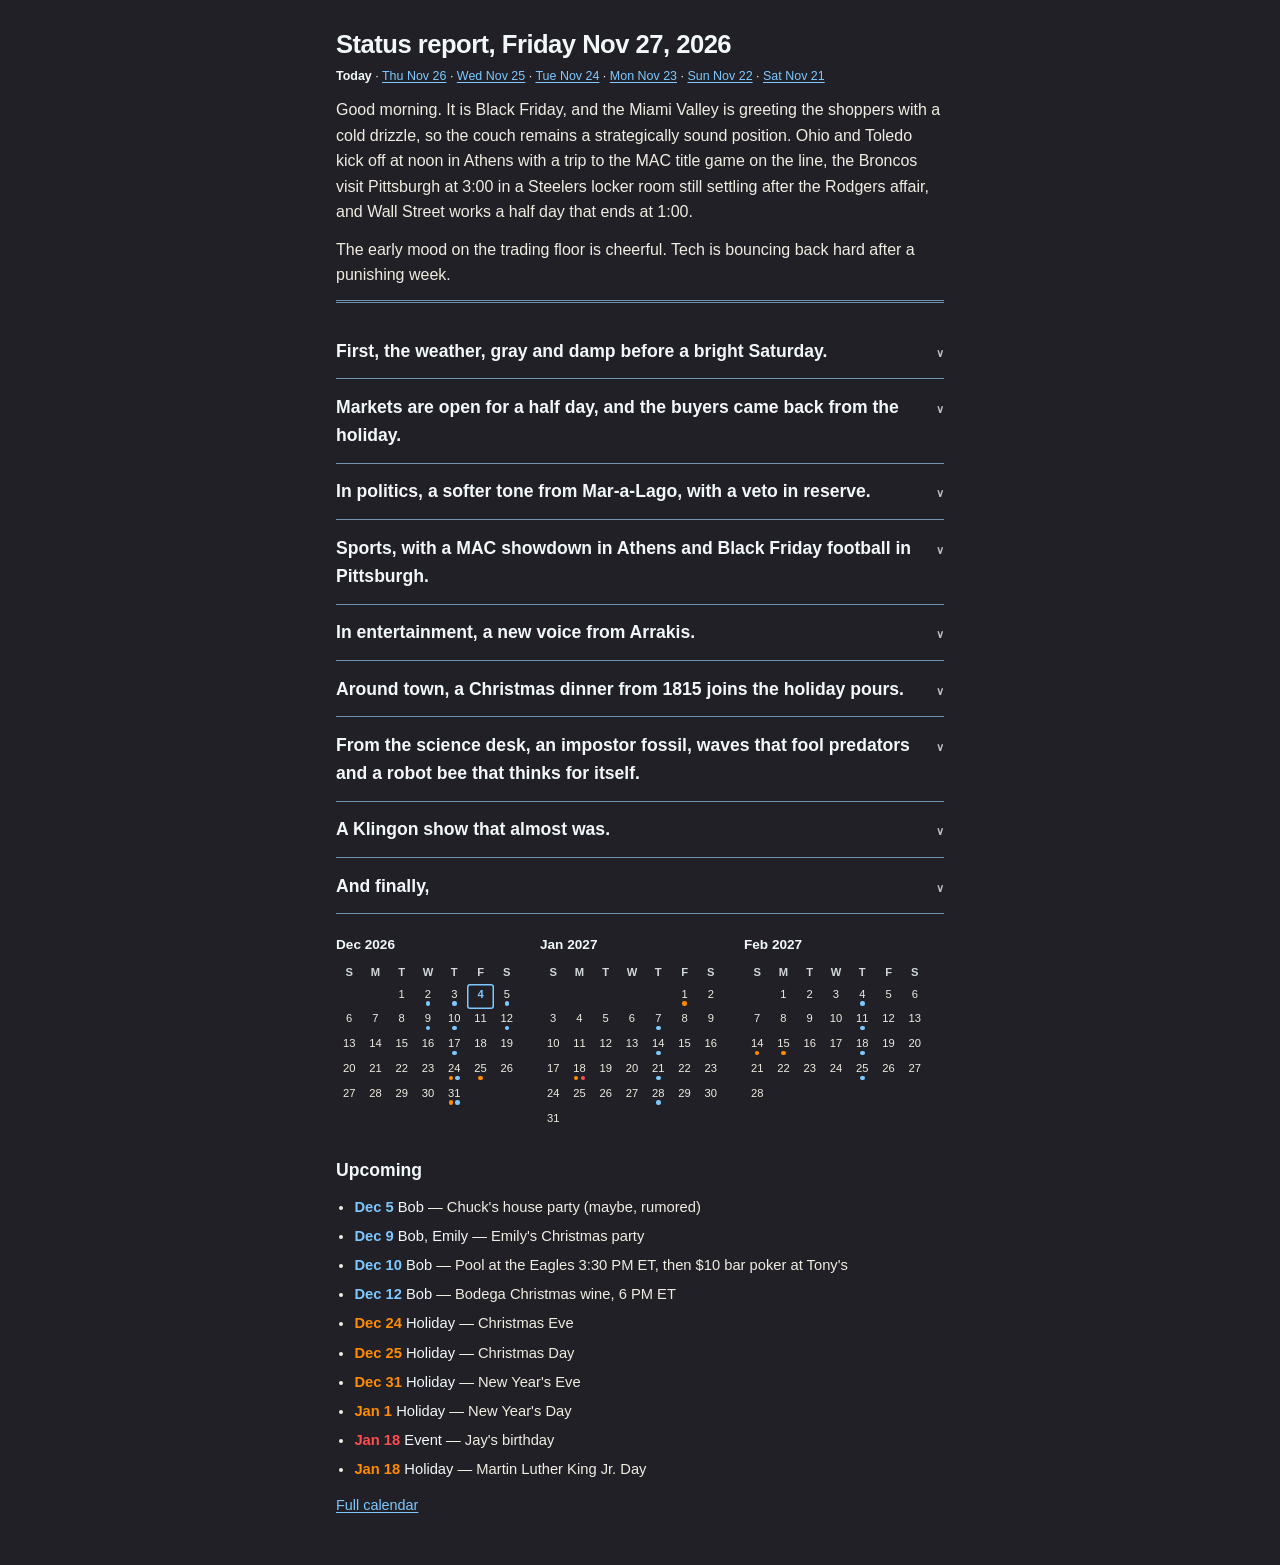
<file: index.html>
<!DOCTYPE html>
<html lang="en">
<head>
<meta charset="utf-8">
<meta name="viewport" content="width=device-width, initial-scale=1">
<title>Status report</title>
<link rel="stylesheet" href="style.css">
</head>
<body>
<div id="status-root"><p class="cal-loading">Loading status…</p></div>
<footer id="cal-footer" class="cal-footer"><p class="cal-loading">Loading calendar…</p></footer>
<script src="calendar.js"></script>
<script src="status.js"></script>
</body>
</html>
</file>
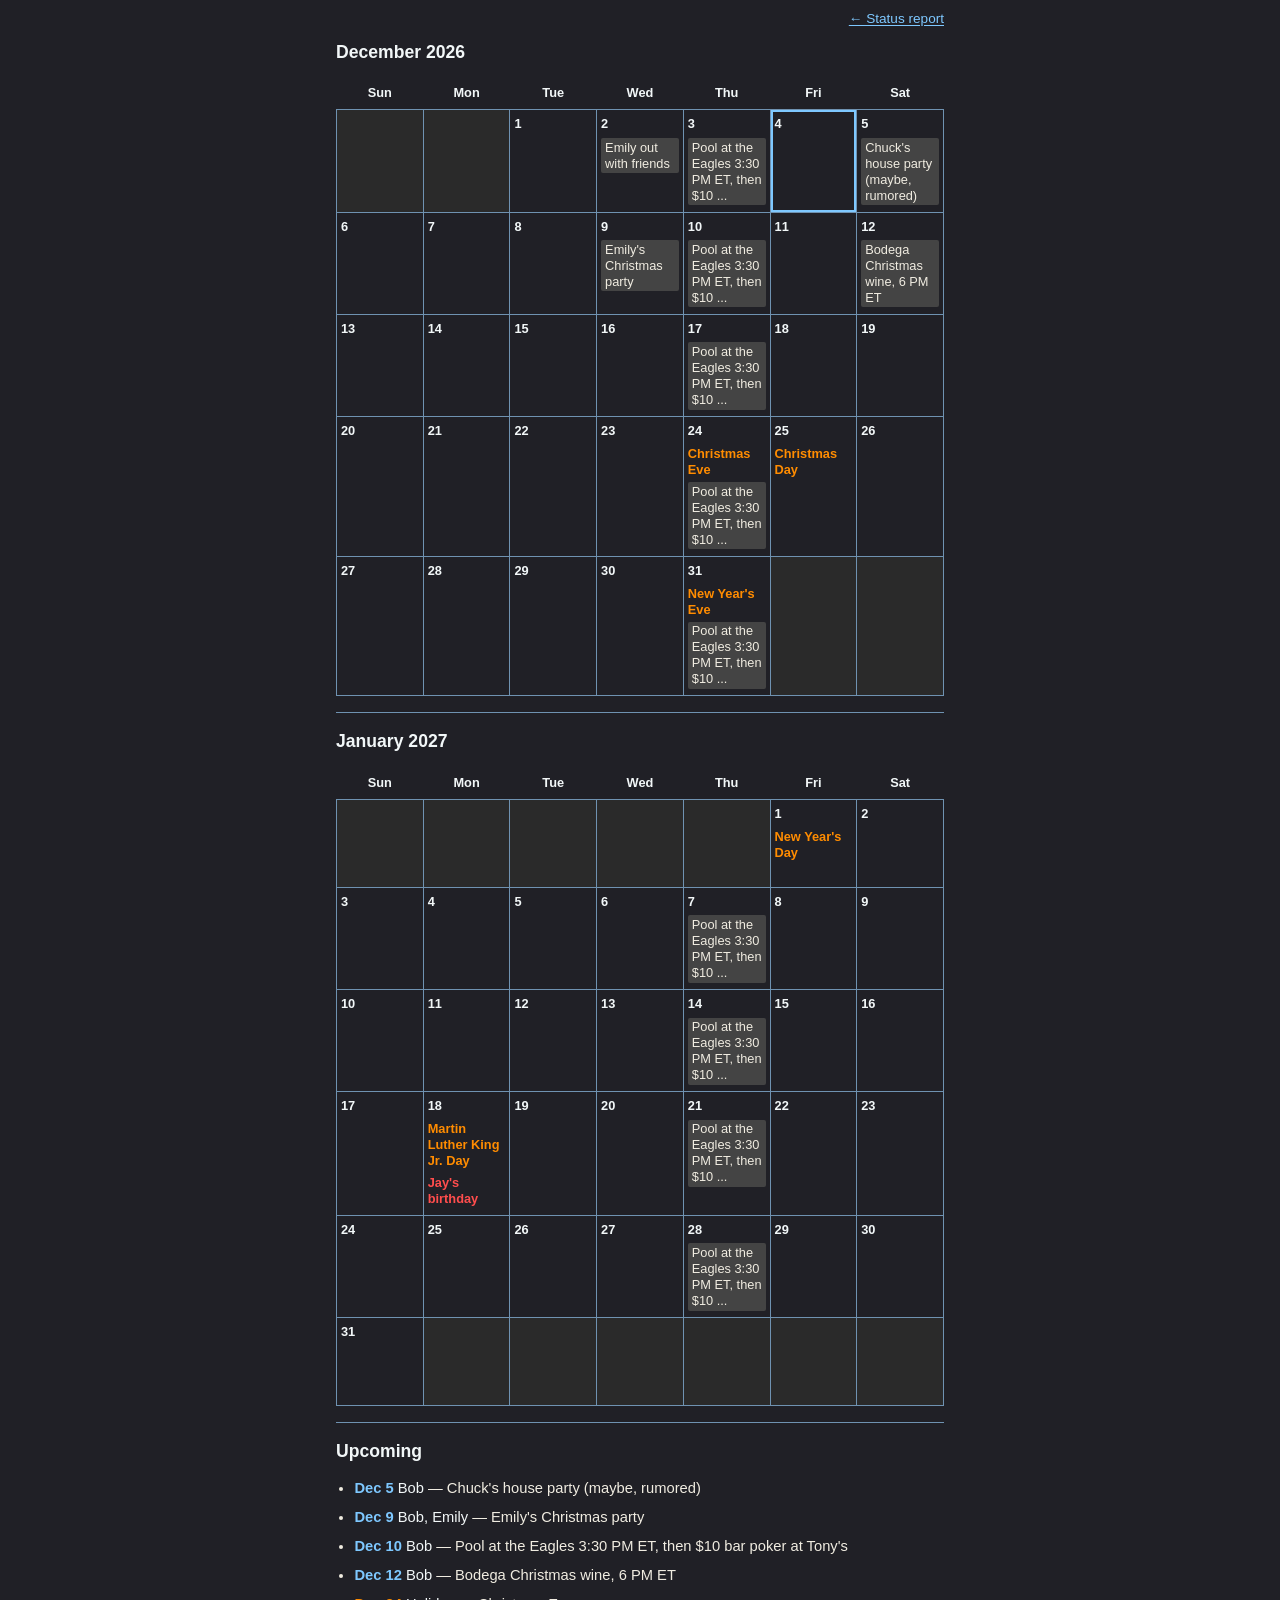
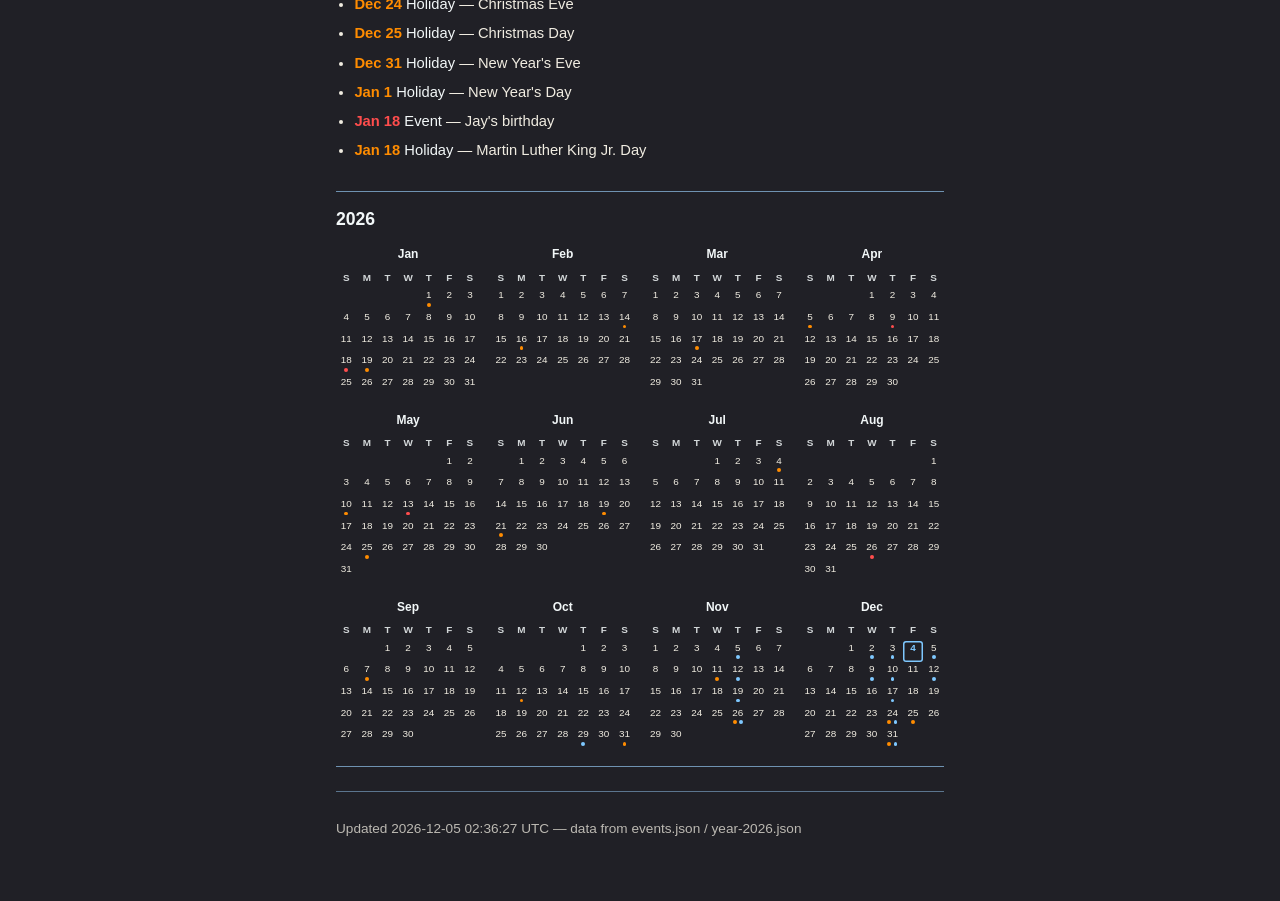
<file: calendar.html>
<!DOCTYPE html>
<html lang="en">
<head>
<meta charset="utf-8">
<meta name="viewport" content="width=device-width, initial-scale=1">
<title>Calendar</title>
<link rel="stylesheet" href="style.css">
</head>
<body>
<a class="back-float" href="index.html">&larr; Status report</a>
<div id="cal-root"><p class="cal-loading">Loading calendar…</p></div>
<script src="calendar.js"></script>
</body>
</html>
</file>
<file: style.css>
:root {
  --ink: #f0ece1;
  --paper: #202026;
  --rule: #6f92b1;
  --head: #f2f7f8;
  --link: #7ec8ff;
  --link-hover: #a8dcff;
  --holiday: #ff8c00;
  --event: #ff4d4d;
  --plan: #7ec8ff; /* same as link blue for plan markers */
  --my-event: #ff4d4d; /* legacy alias */
  --going: #3ddc6a;
}
* { box-sizing: border-box; }
body {
  color: var(--ink);
  background: var(--paper);
  font-family: -apple-system, BlinkMacSystemFont, "Segoe UI", Roboto, Helvetica, Arial, sans-serif;
  max-width: 40rem;
  margin: 0 auto;
  padding: 1.5rem 1rem 3rem;
  line-height: 1.6;
}
.masthead {
  border-bottom: 3px double var(--rule);
  padding-bottom: 0.75rem;
  margin-bottom: 1.25rem;
}
.masthead h1 {
  font-size: 1.6rem;
  font-weight: 700;
  letter-spacing: -0.02em;
  margin: 0 0 0.5rem;
  color: var(--head);
}
.past-days {
  text-align: left;
  font-size: 0.78rem;
  margin: -0.35rem 0 0.6rem;
  color: var(--ink);
}
.past-days .past-here { color: var(--head); font-weight: 700; }
.lede {
  margin: 0 0 0.75rem;
}
.lede:last-child { margin-bottom: 0; }
section.edition {
  border-bottom: 1px solid var(--rule);
}
section.edition:last-of-type {
  border-bottom: 1px solid var(--rule);
}
details { margin: 0; }
summary {
  list-style: none;
  cursor: pointer;
  display: flex;
  align-items: baseline;
  justify-content: space-between;
  gap: 1rem;
  padding: 0.85rem 0;
  font-size: 1.1rem;
  font-weight: 600;
  color: var(--head);
  user-select: none;
}
summary::-webkit-details-marker { display: none; }
summary::marker { content: ""; }
.chev {
  flex: none;
  font-size: 0.7rem;
  line-height: 1;
  opacity: 0.75;
}
details:not([open]) .chev::before { content: "∨"; }
details[open] .chev::before { content: "∧"; }
.section-body { padding: 0 0 1rem; }
.section-body p {
  margin: 0 0 1rem;
}
.section-body p:last-child { margin-bottom: 0; }
.section-body p.links {
  font-size: 0.9rem;
  margin-top: 0.25rem;
}
strong { color: var(--head); }
a { color: var(--link); text-decoration: underline; text-underline-offset: 2px; }
a:hover { color: var(--link-hover); }

/* info boxes: right-justified at top of their section */
.info-boxes {
  float: right;
  display: flex;
  gap: 0.5rem;
  flex-direction: column;
  align-items: flex-end;
  margin: 0 0 0.5rem 1rem;
  clear: right;
}
.ib-row {
  display: flex;
  gap: 0.5rem;
  justify-content: flex-end;
}
.section-body::after {
  content: "";
  display: table;
  clear: both;
}
.info-box {
  background: rgba(255, 255, 255, 0.04);
  border: 1px solid var(--rule);
  border-radius: 4px;
  padding: 0.4rem 0.55rem;
  min-width: 5.2rem;
  text-align: center;
  font-size: 0.78rem;
  line-height: 1.3;
}
.info-box .ib-title {
  font-weight: 700;
  color: var(--head);
  font-size: 0.7rem;
  letter-spacing: 0.03em;
  margin-bottom: 0.15rem;
  text-transform: uppercase;
}
.info-box .ib-line {
  color: var(--ink);
}
.info-box.ib-left { text-align: left; }
.info-box.ib-center { text-align: center; }
.info-box.ib-right { text-align: right; }
.info-box .ib-game { display: flex; white-space: nowrap; }
.info-box .ib-rank {
  flex: 0 0 1.3em;
  text-align: right;
  margin-right: 0.4em;
  color: var(--head);
  font-variant-numeric: tabular-nums;
}
.info-box .ib-rec { padding-left: 0.6em; }

/* calendar page */
.cal-h {
  font-size: 1.1rem;
  font-weight: 600;
  color: var(--head);
  margin: 0.85rem 0 0.75rem;
}
.cal-block { padding-bottom: 1rem; }
table.cal {
  width: 100%;
  border-collapse: collapse;
  font-size: 0.95rem;
}
table.cal th, table.cal td {
  text-align: left;
  vertical-align: top;
  padding: 0.45rem 0.5rem 0.45rem 0;
  border-bottom: 1px solid var(--rule);
}
table.cal th { color: var(--head); font-weight: 600; }
table.cal td.date { white-space: nowrap; width: 7.5rem; color: var(--head); }
table.cal td.who { width: 5.5rem; }
.cal-rec { margin: 0 0 0.5rem; padding-left: 1.2rem; }
.cal-rec li { margin: 0 0 0.4rem; }
.cal-foot {
  margin-top: 1.5rem;
  font-size: 0.85rem;
  opacity: 0.75;
  border-top: 1px solid var(--rule);
  padding-top: 0.75rem;
}
.site-nav {
  margin-top: 1.5rem;
  padding-top: 1rem;
  border-top: 3px double var(--rule);
  font-size: 0.95rem;
}

/* month grid Sun–Sat */
table.cal-grid {
  width: 100%;
  border-collapse: collapse;
  table-layout: fixed;
  font-size: 0.8rem;
}
table.cal-grid th {
  text-align: center;
  color: var(--head);
  font-weight: 600;
  padding: 0.35rem 0.15rem;
  border-bottom: 1px solid var(--rule);
}
table.cal-grid td {
  vertical-align: top;
  height: 5.5rem;
  padding: 0.25rem;
  border: 1px solid var(--rule);
}
table.cal-grid td.empty { background: #2a2a2a; }
table.cal-grid td.today { box-shadow: inset 0 0 0 2px var(--link); }
table.cal-grid .num {
  font-weight: 600;
  color: var(--head);
  margin-bottom: 0.2rem;
}
table.cal-grid .entry {
  display: block;
  background: #444;
  color: var(--ink);
  border-radius: 2px;
  padding: 0.1rem 0.25rem;
  margin: 0 0 0.15rem;
  line-height: 1.25;
  overflow: hidden;
  text-overflow: ellipsis;
}
table.cal-grid .entry.holiday {
  background: transparent;
  color: var(--holiday);
  font-weight: 600;
  padding-left: 0;
}
table.cal-grid .entry.event {
  background: transparent;
  color: var(--event);
  font-weight: 600;
  padding-left: 0;
}
table.cal-grid .entry.plan {
  /* blue chip (default entry look) */
}



/* status footer: mini cal + todos (always open) */
.cal-footer {
  margin-top: 0.5rem;
  padding-top: 0.75rem;
}
.mini-row {
  display: flex;
  flex-wrap: nowrap;
  gap: 1.25rem;
  margin-bottom: 1rem;
  /* months stay on one line; when the screen is too narrow the row scrolls sideways */
  overflow-x: auto;
  overscroll-behavior-x: contain;
  scroll-snap-type: x proximity;
  padding-bottom: 0.4rem;
  scrollbar-width: thin;
  scrollbar-color: #6f92b1 transparent;
}
.mini-cal { flex: 0 0 auto; scroll-snap-align: start; }
.mini-title {
  font-size: 0.85rem;
  font-weight: 600;
  color: var(--head);
  margin-bottom: 0.35rem;
}
table.mini-grid {
  border-collapse: collapse;
  table-layout: fixed;
  width: 11.5rem;
  font-size: 0.7rem;
}
table.mini-grid th {
  text-align: center;
  color: var(--head);
  font-weight: 600;
  padding: 0.15rem 0;
  opacity: 0.85;
}
table.mini-grid td {
  text-align: center;
  width: 1.55rem;
  height: 1.55rem;
  padding: 0;
  vertical-align: middle;
}
table.mini-grid td.empty { opacity: 0.2; }
table.mini-grid td.today .n { color: var(--link); font-weight: 700; }
table.mini-grid td.today {
  box-shadow: inset 0 0 0 1.5px var(--link);
  border-radius: 3px;
}
table.mini-grid .n { display: block; line-height: 1.1; }
table.mini-grid .dots {
  display: flex;
  justify-content: center;
  align-items: center;
  gap: 0.15rem;
  min-height: 0.35rem;
  margin-top: 0.05rem;
}
table.mini-grid .dot {
  display: none;
  width: 0.28rem;
  height: 0.28rem;
  border-radius: 50%;
  background: var(--link);
  flex: none;
}
table.mini-grid .dot.holiday { background: var(--holiday); }
table.mini-grid .dot.event { background: var(--event); }
table.mini-grid .dot.plan { background: var(--plan); }
table.mini-grid td.has-holiday .dot.holiday { display: block; }
table.mini-grid td.has-event .dot.event { display: block; }
table.mini-grid td.has-plan .dot.plan { display: block; }
.todo-list {
  margin: 0 0 0.75rem;
  padding-left: 1.15rem;
  font-size: 0.92rem;
}
.todo-list li { margin: 0 0 0.35rem; }
.todo-list .td-date { font-variant-numeric: tabular-nums; font-weight: 600; }
.todo-list .td-date.holiday { color: var(--holiday); }
.todo-list .td-date.event { color: var(--event); }
.todo-list .td-date.plan { color: var(--plan); }
.todo-list .td-who { color: var(--head); }
/* Upcoming on calendar page uses .todo-list (same as status footer) */
.cal-more { margin: 0; font-size: 0.9rem; }
.site-nav { display: none; }

:is(table.mini-grid, table.cal-grid) td.has { cursor: default; outline: none; }
table.mini-grid td.has:focus {
  box-shadow: inset 0 0 0 1.5px var(--link);
  border-radius: 3px;
}
table.cal-grid td.has { cursor: pointer; }
table.cal-grid td.has:focus { box-shadow: inset 0 0 0 1px var(--link); }

/* day popups float on the page so a sideways-scrolling month row never clips them */
.tip {
  display: none;
  position: fixed;
  z-index: 20;
  min-width: 11rem;
  max-width: 16rem;
  padding: 0.55rem 0.65rem;
  background: #1a1a1a;
  border: 1px solid var(--link);
  border-radius: 4px;
  box-shadow: 0 6px 18px rgba(0, 0, 0, 0.45);
  text-align: left;
  white-space: normal;
  pointer-events: none;
}
.tip.is-open { display: block; }
.tip.tip-full {
  min-width: 12rem;
  max-width: min(18rem, 80vw);
}
.tip.tip-full .tip-entry { font-size: 0.78rem; }
.tip::after {
  content: "";
  position: absolute;
  left: 50%;
  margin-left: -5px;
  border: 5px solid transparent;
}
/* popup above the day: caret on the bottom, pointing down */
.tip.tip-above::after {
  top: 100%;
  border-top-color: var(--link);
}
/* popup below the day: caret on the top, pointing up */
.tip.tip-below::after {
  bottom: 100%;
  border-bottom-color: var(--link);
}
.tip-date {
  font-size: 0.65rem;
  color: var(--link);
  margin-bottom: 0.35rem;
  font-variant-numeric: tabular-nums;
}
.tip-entry {
  font-size: 0.72rem;
  line-height: 1.35;
  margin: 0 0 0.3rem;
  color: var(--ink);
}
.tip-entry:last-child { margin-bottom: 0; }
.tip-entry strong { color: var(--head); }
.tip-entry.tip-holiday strong { color: var(--holiday); }
.tip-entry.tip-event strong { color: var(--event); }
.tip-entry.tip-plan strong { color: var(--head); }
@media (max-width: 600px) {
  .tip { max-width: 80vw; }
  .tip.tip-full { min-width: 10rem; }
}

/* full-year strip on calendar page (4×3 / 3×4 mini grids) */
.year-block { padding-bottom: 1.1rem; }
.year-strip {
  display: grid;
  grid-template-columns: repeat(2, minmax(0, 1fr));
  gap: 0.9rem 0.65rem;
  margin-top: 0.25rem;
}
@media (min-width: 601px) {
  .year-strip {
    grid-template-columns: repeat(4, minmax(0, 1fr));
  }
}
.year-strip .mini-cal {
  flex: none;
  width: 100%;
  min-width: 0;
}
.year-strip .mini-title {
  font-size: 0.75rem;
  text-align: center;
  margin-bottom: 0.2rem;
}
.year-strip table.mini-grid {
  width: 100%;
  font-size: 0.62rem;
}
.year-strip table.mini-grid td {
  width: auto;
  height: 1.35rem;
}
.year-strip table.mini-grid .dot {
  width: 0.24rem;
  height: 0.24rem;
}

/* mobile (<=600px); desktop unchanged */
@media (max-width: 600px) {
  .cal-block { font-size: 0.9rem; }
  table.cal-grid { font-size: 0.66rem; }
  table.cal-grid th { padding: 0.25rem 0; }
  table.cal-grid td { height: 3.6rem; padding: 0.12rem; }
  table.cal-grid .num { margin-bottom: 0.1rem; }
  table.cal-grid .entry {
    white-space: nowrap;
    overflow: hidden;
    text-overflow: ellipsis;
    padding: 0 0.12rem;
    font-size: 0.6rem;
    line-height: 1.2;
  }
  .year-strip { gap: 0.8rem 0.5rem; }
  .year-strip table.mini-grid td { height: 1.7rem; }
  table.mini-grid { font-size: 0.7rem; }
  table.mini-grid .dot,
  .year-strip table.mini-grid .dot { width: 0.36rem; height: 0.36rem; }
  /* phones: every box on one line, scrolling sideways like the mini calendars */
  .info-boxes {
    float: none;
    margin: 0 0 0.75rem 0;
    gap: 0.35rem;
    flex-direction: row;
    flex-wrap: nowrap;
    align-items: flex-start;
    overflow-x: auto;
    overscroll-behavior-x: contain;
    scroll-snap-type: x proximity;
    padding-bottom: 0.4rem;
    scrollbar-width: thin;
    scrollbar-color: #6f92b1 transparent;
  }
  .ib-row { display: contents; }
  .info-box { flex: 0 0 auto; min-width: 4.6rem; font-size: 0.74rem; padding: 0.3rem 0.4rem; scroll-snap-align: start; }
}

/* calendar: Status report overlay upper-right (no layout space) */
body { position: relative; }
.back-float {
  position: absolute;
  top: 0.75rem;
  right: 1rem;
  z-index: 5;
  font-size: 0.85rem;
  margin: 0;
  line-height: 1;
}

strong.going { color: var(--going); }
</file>
